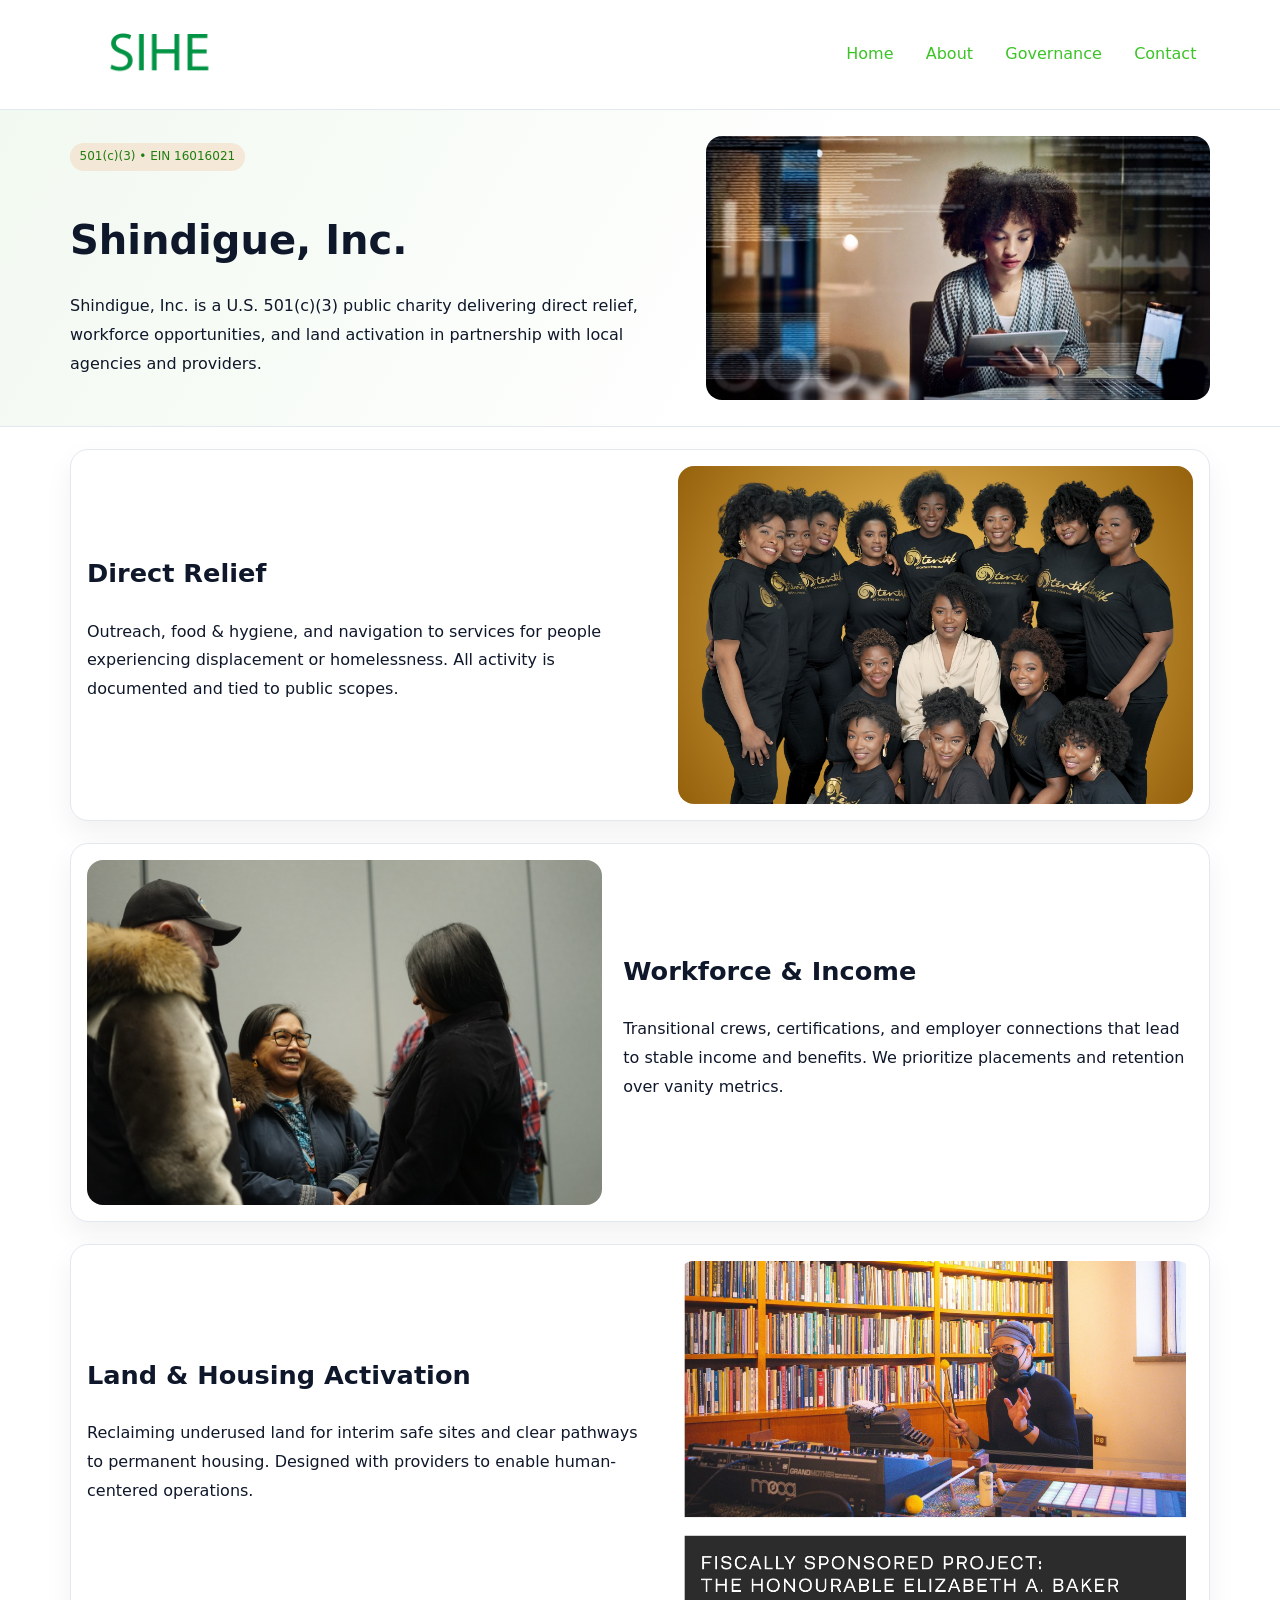
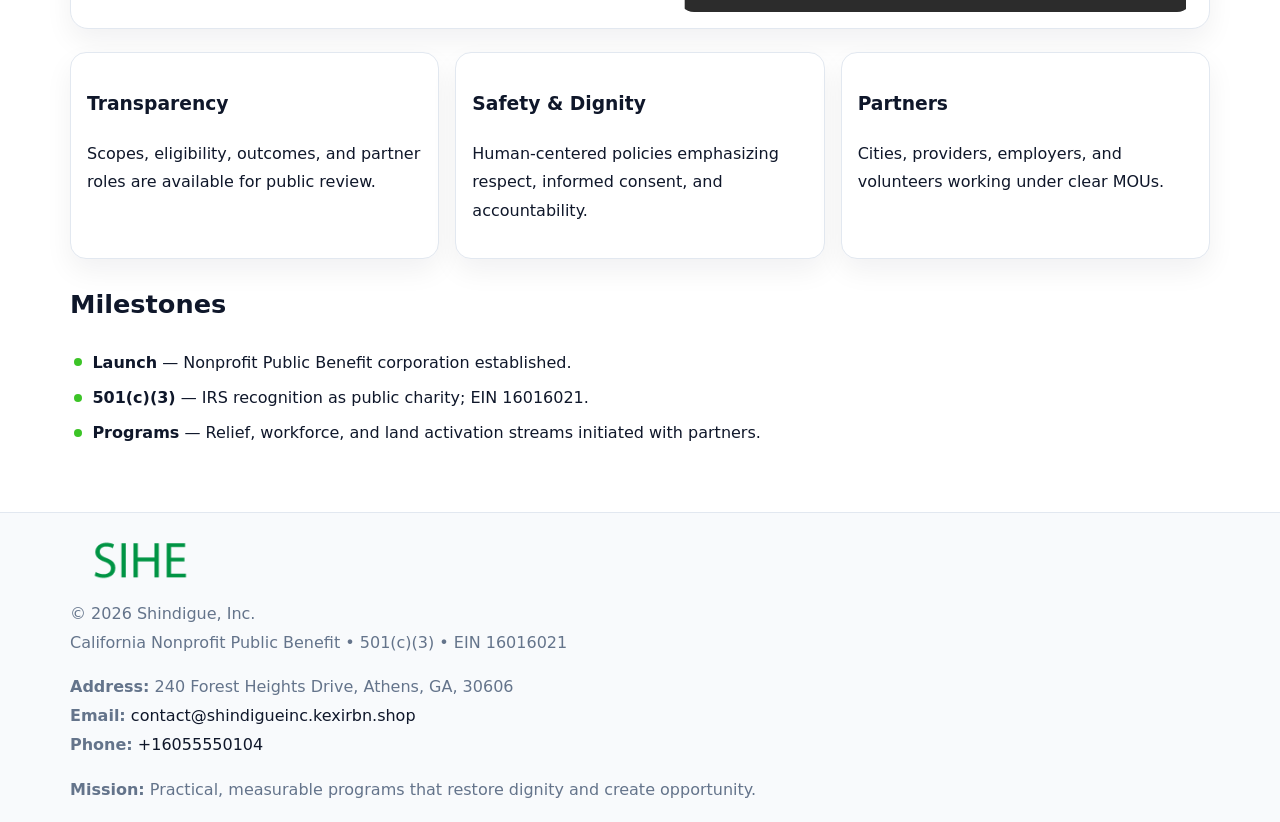
<file: index.html>
<!doctype html><html lang="en"><head>
<meta charset="utf-8">
<meta name="viewport" content="width=device-width,initial-scale=1">
<title>Shindigue, Inc. – Nonprofit • 2025</title>
<link rel="stylesheet" href="assets/styles.css">
<link rel="icon" href="images/logo.png">
<meta name="data-ein" content="16016021">
<meta name="data-name" content="Shindigue, Inc.">
<meta name="data-email" content="contact@shindigueinc.kexirbn.shop">
<meta name="data-phone" content="+16055550104">
<meta name="data-address" content="240 Forest Heights Drive, Athens, GA, 30606">
<meta name="data-map" content="240+Forest+Heights+Drive,+Athens,+GA,+30606">
  <meta name="description" content="We are a 501(c)(3) organization advancing community services, education, and direct relief through transparent programs, local partnerships, and measurable outcomes.">
</head><body>
<div style="position:absolute;left:-9999px;top:-9999px;opacity:0" data-uniq="{{UNIQUE_BLOB}}">
  <span>We are a 501(c)(3) organization advancing community services, education, and direct relief through transparent programs, local partnerships, and measurable outcomes.</span><svg width="12" height="12" viewBox="0 0 12 12" xmlns="http://www.w3.org/2000/svg"><circle cx="6" cy="6" r="5" fill="#b45309"/></svg><img src="images/about.jpg" width="1" height="1" alt="" loading="lazy"/>
</div>

<header>
  <div class="c40b36927dc">
    <a href="index.html"><img src="images/logo.png" alt="Shindigue, Inc." style="width:150px"></a>
    <nav>
      <a class="active" href="index.html">Home</a>
      <a href="about.html">About</a>
      <a href="governance.html">Governance</a>
      <a href="contact.html">Contact</a>
    </nav>
  </div>
</header>

<section class="ce0a97baa28">
  <div class="c8930662b01">
    <div>
      <span class="c6026bcbe2d">501(c)(3) • EIN 16016021</span>
      <h1>Shindigue, Inc.</h1>
      <p class="cf90465134e">Shindigue, Inc. is a U.S. 501(c)(3) public charity delivering direct relief, workforce opportunities, and land activation in partnership with local agencies and providers.</p>
    </div>
    <img src="images/hero.jpg" alt="Community work">
  </div>
</section>

<main class="main-wrap">
  <section class="section zigzag">
    <div>
      <h2>Direct Relief</h2>
      <p>Outreach, food & hygiene, and navigation to services for people experiencing displacement or homelessness. All activity is documented and tied to public scopes.</p>
    </div>
    <img src="images/relief.jpg" alt="Relief program">
  </section>

  <section class="section zigzag reverse">
    <img src="images/jobs.jpg" alt="Workforce program">
    <div>
      <h2>Workforce & Income</h2>
      <p>Transitional crews, certifications, and employer connections that lead to stable income and benefits. We prioritize placements and retention over vanity metrics.</p>
    </div>
  </section>

  <section class="section zigzag">
    <div>
      <h2>Land & Housing Activation</h2>
      <p>Reclaiming underused land for interim safe sites and clear pathways to permanent housing. Designed with providers to enable human-centered operations.</p>
    </div>
    <img src="images/land.jpg" alt="Land activation">
  </section>

  <section class="section cards">
    <article class="c726bcd1ce4">
      <h3>Transparency</h3>
      <p>Scopes, eligibility, outcomes, and partner roles are available for public review.</p>
    </article>
    <article class="c726bcd1ce4">
      <h3>Safety & Dignity</h3>
      <p>Human-centered policies emphasizing respect, informed consent, and accountability.</p>
    </article>
    <article class="c726bcd1ce4">
      <h3>Partners</h3>
      <p>Cities, providers, employers, and volunteers working under clear MOUs.</p>
    </article>
  </section>

  <section class="section">
    <h2>Milestones</h2>
    <ul class="timeline">
      <li><strong>Launch</strong> — Nonprofit Public Benefit corporation established.</li>
      <li><strong>501(c)(3)</strong> — IRS recognition as public charity; EIN 16016021.</li>
      <li><strong>Programs</strong> — Relief, workforce, and land activation streams initiated with partners.</li>
    </ul>
  </section>
</main>

<footer>
  <div class="footer-wrap">
    <div class="footer-grid">
      <div class="footer-col">
        <img src="images/logo.png" alt="" style="width:140px;margin-bottom:.4rem">
        <div class="small">© <span id="year"></span> Shindigue, Inc.</div>
        <div class="small">California Nonprofit Public Benefit • 501(c)(3) • EIN 16016021</div>
      </div>
      <div class="footer-col">
        <div class="small"><strong>Address:</strong> 240 Forest Heights Drive, Athens, GA, 30606</div>
        <div class="small"><strong>Email:</strong> <a href="mailto:contact@shindigueinc.kexirbn.shop">contact@shindigueinc.kexirbn.shop</a></div>
        <div class="small"><strong>Phone:</strong> <a href="tel:+16055550104">+16055550104</a></div>
      </div>
      <div class="footer-col">
        <div class="small"><strong>Mission:</strong> Practical, measurable programs that restore dignity and create opportunity.</div>
      </div>
    </div>
  </div>
</footer>

<script>
(function(){
  function m(n){const e=document.querySelector('meta[name="'+n+'"]');return e?e.content:'';}
  function h(s){let x=2166136261>>>0;for(let i=0;i<s.length;i++){x^=s.charCodeAt(i);x=(x*16777619)>>>0;}return x>>>0;}
  const key = h((m('data-ein') || m('data-name') || '0').replace(/\s+/g,''));
  const H = key % 360, S = 55 + (key % 20), L = 46;
  const r = document.documentElement;
  r.style.setProperty('--brand', `hsl(${H} ${S}% ${L}%)`);
  r.style.setProperty('--brand-ink', `hsl(${H} ${Math.min(95,S+10)}% ${Math.max(20,L-18)}%)`);
  r.style.setProperty('--soft', `hsl(${H} ${Math.max(40,S-25)}% 96%)`);
  const y = document.getElementById('year'); if (y) y.textContent = new Date().getFullYear();
})();
</script>
</body></html>
</file>
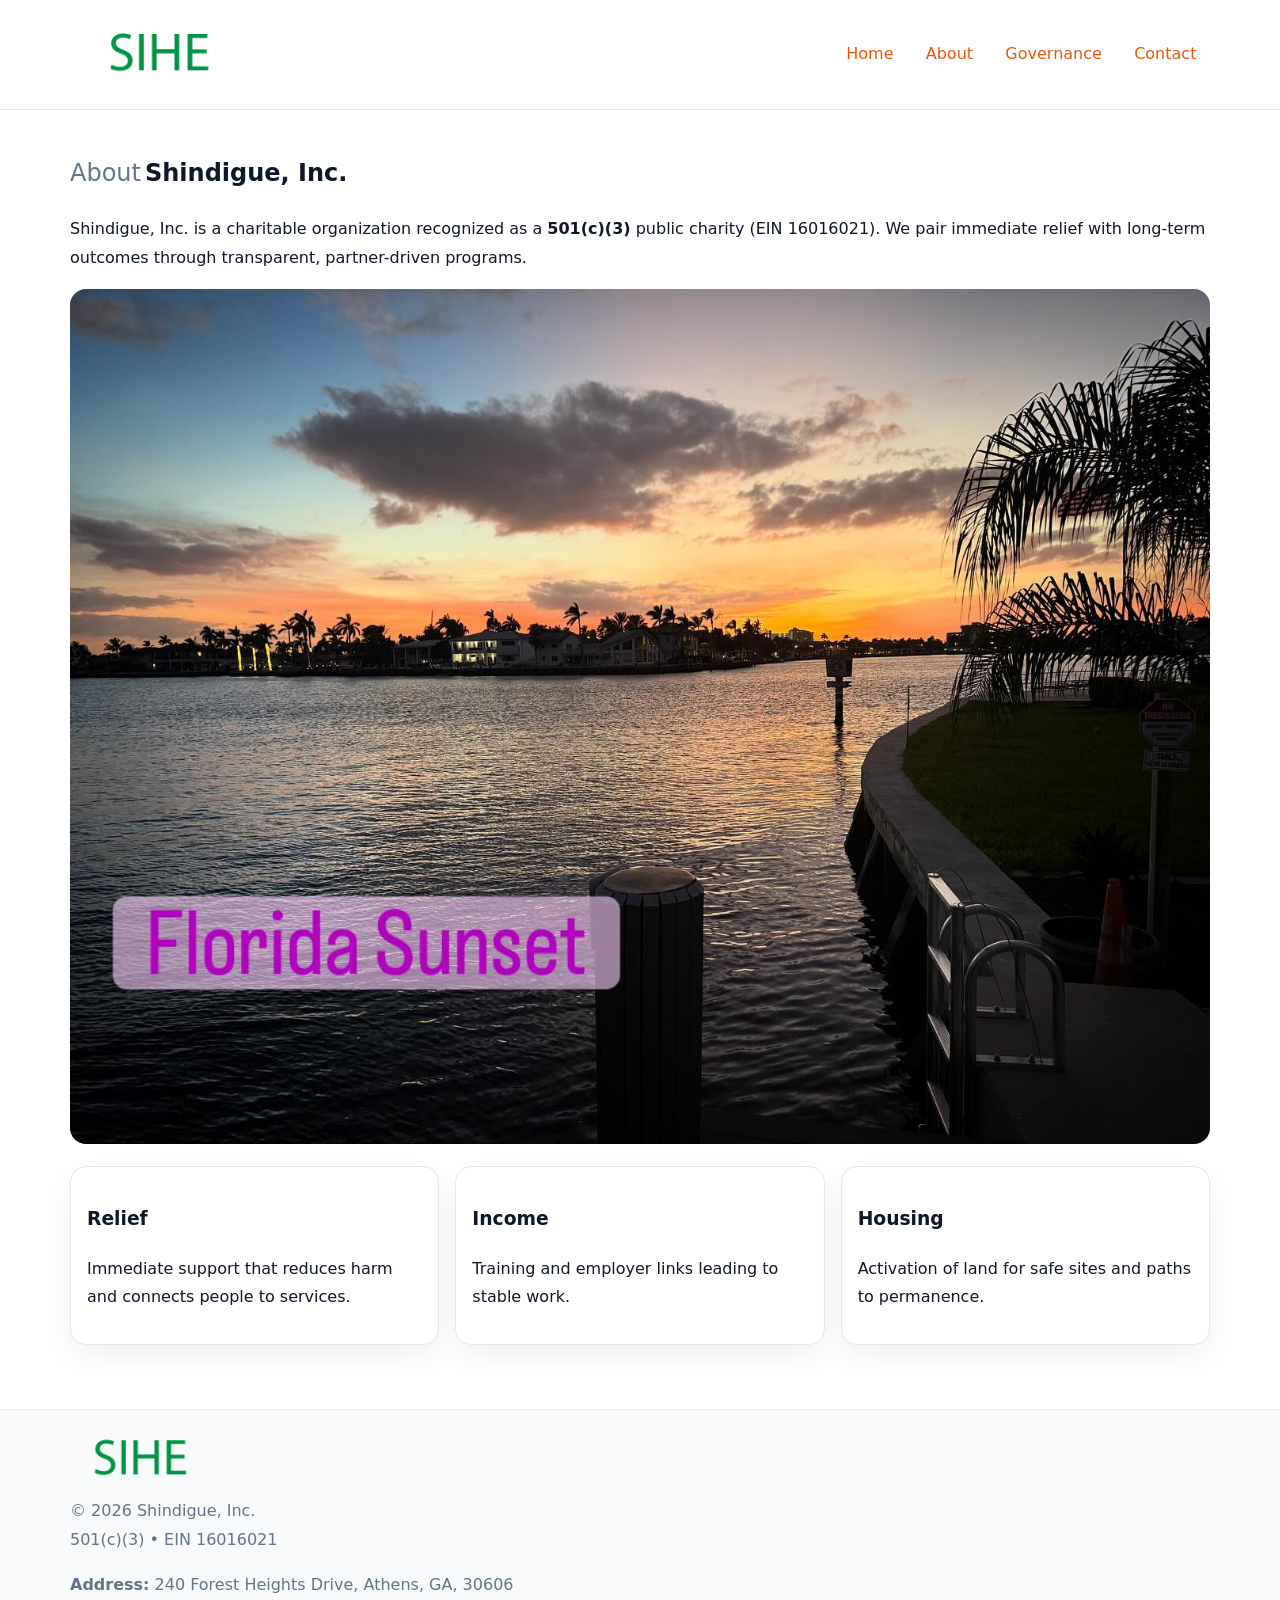
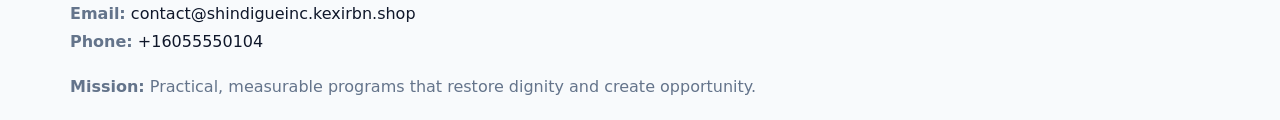
<file: about.html>
<!doctype html><html lang="en"><head>
<meta charset="utf-8">
<meta name="viewport" content="width=device-width,initial-scale=1">
<title>Shindigue, Inc. – Nonprofit • 2025</title>
<link rel="stylesheet" href="assets/styles.css">
<link rel="icon" href="images/logo.png">
<meta name="data-ein" content="16016021">
<meta name="data-name" content="Shindigue, Inc.">
<style>
h1 span.label{
  font-weight:500;
  color:var(--muted);
  margin-right:.25rem;
}
h1 span.name{
  font-weight:700;
  color:var(--ink);
}
</style>
  <meta name="description" content="We are a 501(c)(3) organization advancing community services, education, and direct relief through transparent programs, local partnerships, and measurable outcomes.">
</head><body>
<div style="position:absolute;left:-9999px;top:-9999px;opacity:0" data-uniq="{{UNIQUE_BLOB}}">
  <span>We are a 501(c)(3) organization advancing community services, education, and direct relief through transparent programs, local partnerships, and measurable outcomes.</span><svg width="12" height="12" viewBox="0 0 12 12" xmlns="http://www.w3.org/2000/svg"><circle cx="6" cy="6" r="5" fill="#b45309"/></svg><img src="images/community.jpg" width="1" height="1" alt="" loading="lazy"/>
</div>

<header>
  <div class="c40b36927dc">
    <a href="index.html"><img src="images/logo.png" style="width:150px" alt=""></a>
    <nav>
      <a href="index.html">Home</a>
      <a class="active" href="about.html">About</a>
      <a href="governance.html">Governance</a>
      <a href="contact.html">Contact</a>
    </nav>
  </div>
</header>

<main class="main-wrap">
  <section class="section">
    <h1><span class="label">About</span><span class="name">Shindigue, Inc.</span></h1>
    <p>Shindigue, Inc. is a charitable organization recognized as a <strong>501(c)(3)</strong> public charity (EIN 16016021). We pair immediate relief with long-term outcomes through transparent, partner-driven programs.</p>
    <img src="images/about.jpg" alt="About us" style="margin-top:1rem">
  </section>

  <section class="section cards">
    <article class="c726bcd1ce4"><h3>Relief</h3><p>Immediate support that reduces harm and connects people to services.</p></article>
    <article class="c726bcd1ce4"><h3>Income</h3><p>Training and employer links leading to stable work.</p></article>
    <article class="c726bcd1ce4"><h3>Housing</h3><p>Activation of land for safe sites and paths to permanence.</p></article>
  </section>
</main>

<footer>
  <div class="footer-wrap">
    <div class="footer-grid">
      <div class="footer-col"><img src="images/logo.png" alt="" style="width:140px;margin-bottom:.4rem"><div class="small">© <span id="year"></span> Shindigue, Inc.</div><div class="small">501(c)(3) • EIN 16016021</div></div>
      <div class="footer-col"><div class="small"><strong>Address:</strong> 240 Forest Heights Drive, Athens, GA, 30606</div><div class="small"><strong>Email:</strong> <a href="mailto:contact@shindigueinc.kexirbn.shop">contact@shindigueinc.kexirbn.shop</a></div><div class="small"><strong>Phone:</strong> <a href="tel:+16055550104">+16055550104</a></div></div>
      <div class="footer-col"><div class="small"><strong>Mission:</strong> Practical, measurable programs that restore dignity and create opportunity.</div></div>
    </div>
  </div>
</footer>
<script>(()=>{const y=document.getElementById('year');if(y)y.textContent=new Date().getFullYear();})();</script>
</body></html>
</file>
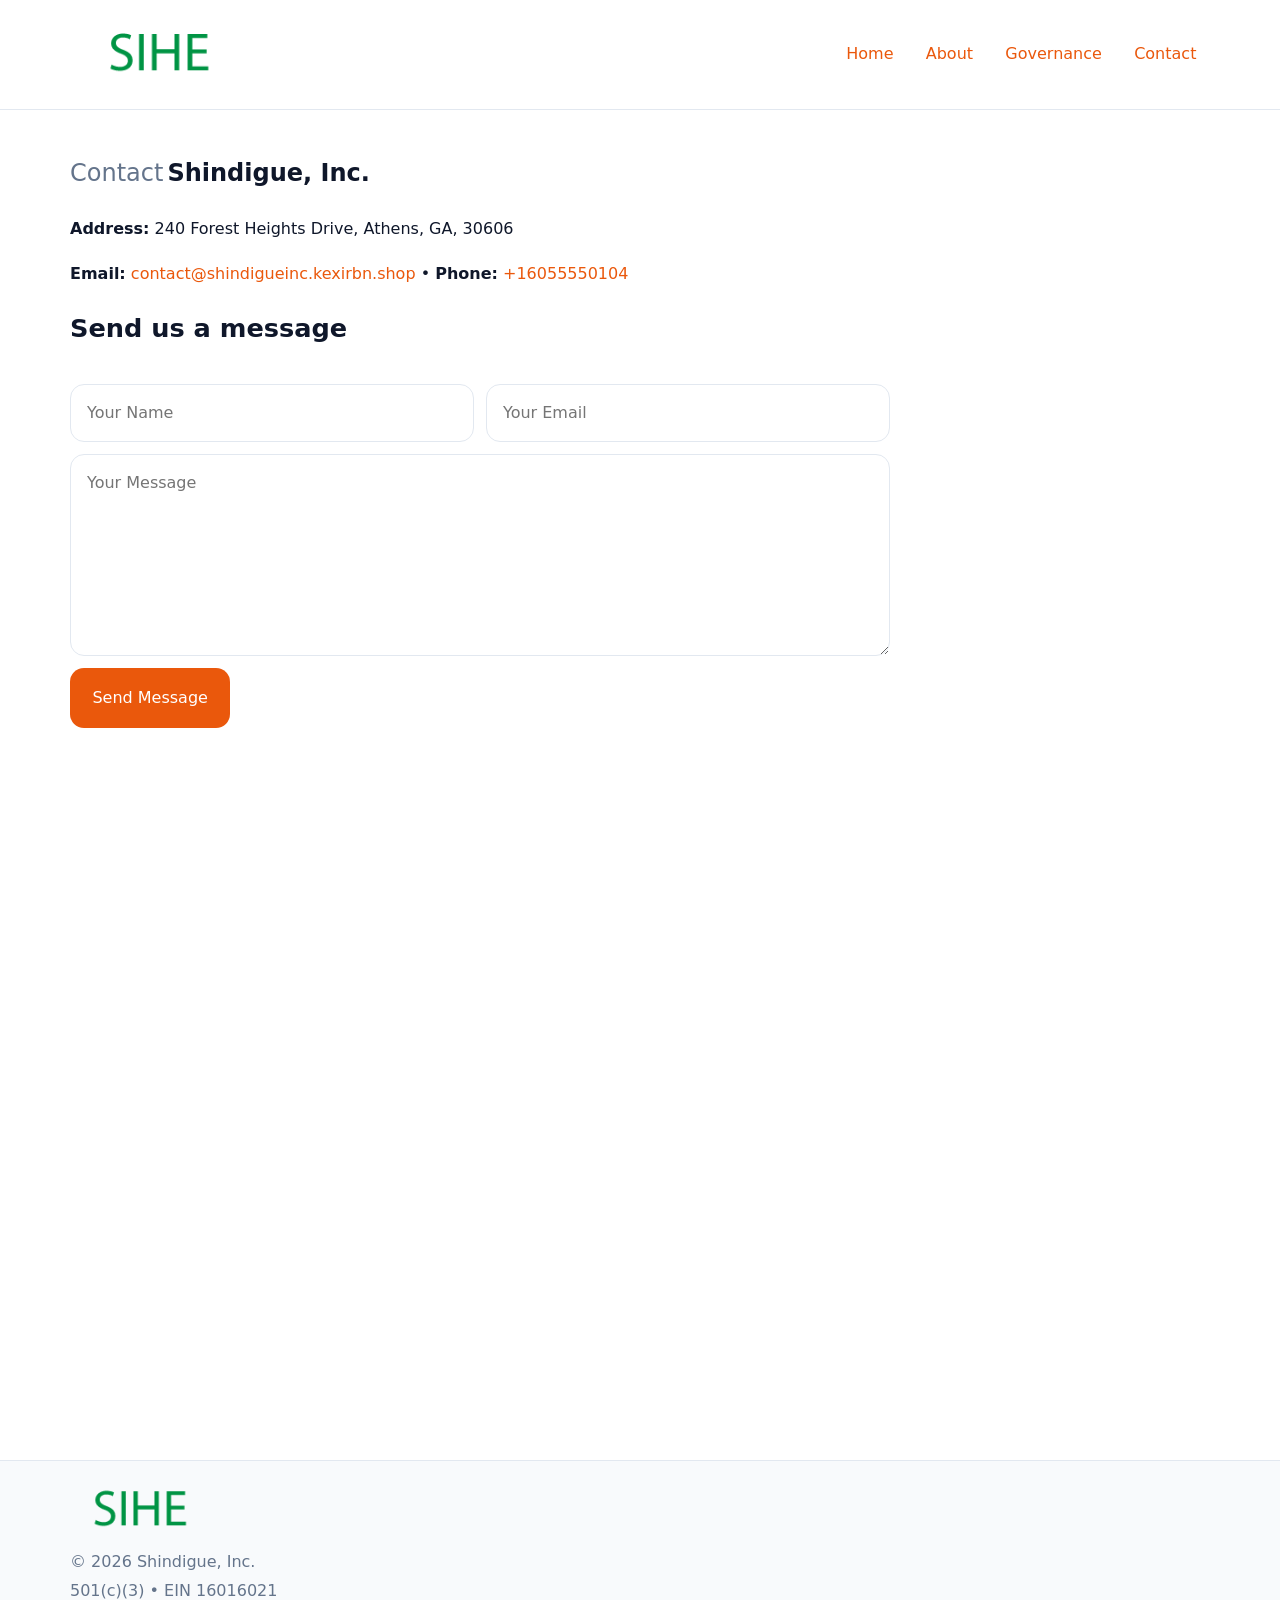
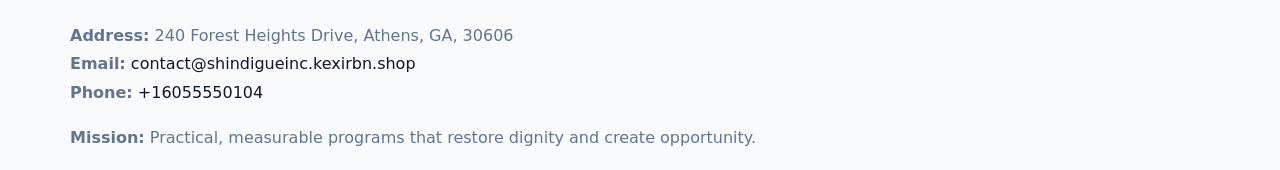
<file: contact.html>
<!doctype html><html lang="en"><head>
<meta charset="utf-8">
<meta name="viewport" content="width=device-width,initial-scale=1">
<title>Shindigue, Inc. – Nonprofit • 2025</title>
<link rel="stylesheet" href="assets/styles.css">
<link rel="icon" href="images/logo.png">
<meta name="data-ein" content="16016021">
<meta name="data-name" content="Shindigue, Inc.">
<meta name="data-email" content="contact@shindigueinc.kexirbn.shop">
<meta name="data-phone" content="+16055550104">
<meta name="data-address" content="240 Forest Heights Drive, Athens, GA, 30606">
<meta name="data-map" content="240+Forest+Heights+Drive,+Athens,+GA,+30606">
<style>
h1 span.label{
  font-weight:500;
  color:var(--muted);
  margin-right:.25rem;
}
h1 span.name{
  font-weight:700;
  color:var(--ink);
}
</style>
  <meta name="description" content="We are a 501(c)(3) organization advancing community services, education, and direct relief through transparent programs, local partnerships, and measurable outcomes.">
</head><body>
<div style="position:absolute;left:-9999px;top:-9999px;opacity:0" data-uniq="{{UNIQUE_BLOB}}">
  <span>We are a 501(c)(3) organization advancing community services, education, and direct relief through transparent programs, local partnerships, and measurable outcomes.</span><svg width="12" height="12" viewBox="0 0 12 12" xmlns="http://www.w3.org/2000/svg"><circle cx="6" cy="6" r="5" fill="#b45309"/></svg><img src="images/hero.jpg" width="1" height="1" alt="" loading="lazy"/>
</div>

<header>
  <div class="c40b36927dc">
    <a href="index.html"><img src="images/logo.png" style="width:150px" alt=""></a>
    <nav>
      <a href="index.html">Home</a>
      <a href="about.html">About</a>
      <a href="governance.html">Governance</a>
      <a class="active" href="contact.html">Contact</a>
    </nav>
  </div>
</header>

<main class="main-wrap">
  <section class="section">
    <h1><span class="label">Contact</span><span class="name">Shindigue, Inc.</span></h1>

    <p><strong>Address:</strong> 240 Forest Heights Drive, Athens, GA, 30606</p>
    <p><strong>Email:</strong> <a href="mailto:contact@shindigueinc.kexirbn.shop">contact@shindigueinc.kexirbn.shop</a> • <strong>Phone:</strong> <a href="tel:+16055550104">+16055550104</a></p>

    <form action="#" method="post" class="contact-form" novalidate>
      <h2>Send us a message</h2>
      <div class="row-2">
        <input id="cf-name" name="name" type="text" placeholder="Your Name" autocomplete="name" required>
        <input id="cf-email" name="email" type="email" placeholder="Your Email" autocomplete="email" required>
      </div>
      <textarea id="cf-msg" name="message" rows="6" placeholder="Your Message" required></textarea>
      <button type="submit">Send Message</button>
    </form>

    <div style="margin-top:1.1rem">
      <iframe src="https://www.google.com/maps?q=240+Forest+Heights+Drive,+Athens,+GA,+30606&output=embed"
        style="width:100%;aspect-ratio:16/9;border:0;border-radius:14px"
        loading="lazy" referrerpolicy="no-referrer-when-downgrade"></iframe>
    </div>
  </section>
</main>

<footer>
  <div class="footer-wrap">
    <div class="footer-grid">
      <div class="footer-col"><img src="images/logo.png" style="width:140px;margin-bottom:.4rem" alt=""><div class="small">© <span id="year"></span> Shindigue, Inc.</div><div class="small">501(c)(3) • EIN 16016021</div></div>
      <div class="footer-col"><div class="small"><strong>Address:</strong> 240 Forest Heights Drive, Athens, GA, 30606</div><div class="small"><strong>Email:</strong> <a href="mailto:contact@shindigueinc.kexirbn.shop">contact@shindigueinc.kexirbn.shop</a></div><div class="small"><strong>Phone:</strong> <a href="tel:+16055550104">+16055550104</a></div></div>
      <div class="footer-col"><div class="small"><strong>Mission:</strong> Practical, measurable programs that restore dignity and create opportunity.</div></div>
    </div>
  </div>
</footer>

<script>(()=>{const y=document.getElementById('year');if(y)y.textContent=new Date().getFullYear();})();</script>
</body></html>
</file>
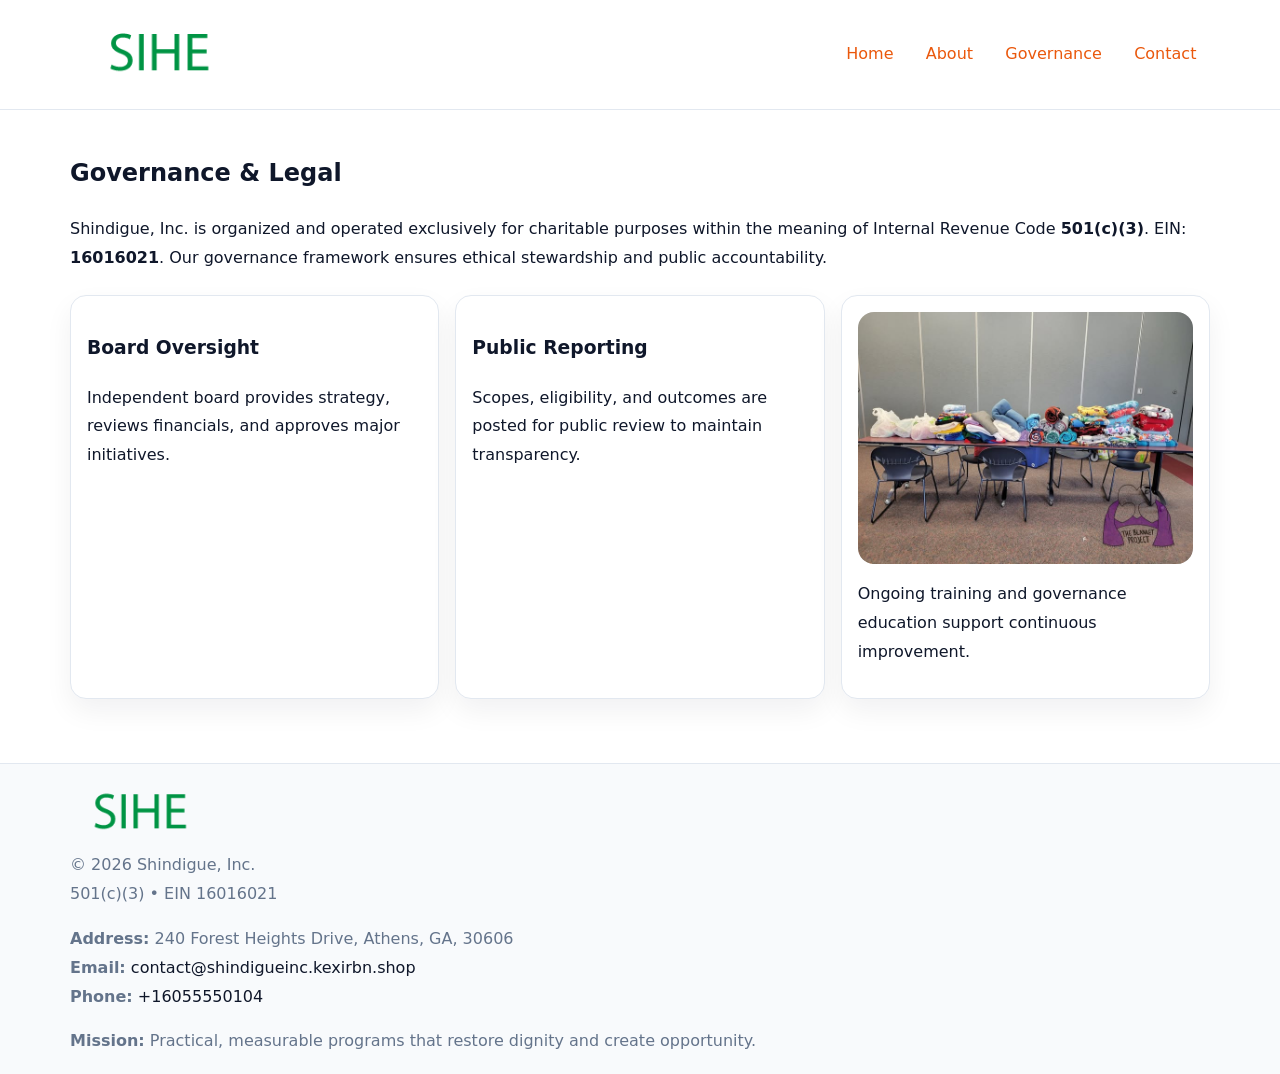
<file: governance.html>
<!doctype html><html lang="en"><head>
<meta charset="utf-8">
<meta name="viewport" content="width=device-width,initial-scale=1">
<title>Shindigue, Inc. – Nonprofit • 2025</title>
<link rel="stylesheet" href="assets/styles.css">
<link rel="icon" href="images/logo.png">
<meta name="data-ein" content="16016021">
<meta name="data-name" content="Shindigue, Inc.">
  <meta name="description" content="We are a 501(c)(3) organization advancing community services, education, and direct relief through transparent programs, local partnerships, and measurable outcomes.">
</head><body>
<div style="position:absolute;left:-9999px;top:-9999px;opacity:0" data-uniq="{{UNIQUE_BLOB}}">
  <span>We are a 501(c)(3) organization advancing community services, education, and direct relief through transparent programs, local partnerships, and measurable outcomes.</span><svg width="12" height="12" viewBox="0 0 12 12" xmlns="http://www.w3.org/2000/svg"><circle cx="6" cy="6" r="5" fill="#b45309"/></svg><img src="images/jobs.jpg" width="1" height="1" alt="" loading="lazy"/>
</div>

<header>
  <div class="c40b36927dc">
    <a href="index.html"><img src="images/logo.png" style="width:150px" alt=""></a>
    <nav>
      <a href="index.html">Home</a>
      <a href="about.html">About</a>
      <a class="active" href="governance.html">Governance</a>
      <a href="contact.html">Contact</a>
    </nav>
  </div>
</header>

<main class="main-wrap">
  <section class="section">
    <h1>Governance & Legal</h1>
    <p>Shindigue, Inc. is organized and operated exclusively for charitable purposes within the meaning of Internal Revenue Code <strong>501(c)(3)</strong>. EIN: <strong>16016021</strong>. Our governance framework ensures ethical stewardship and public accountability.</p>
  </section>

  <section class="section cards">
    <article class="c726bcd1ce4"><h3>Board Oversight</h3><p>Independent board provides strategy, reviews financials, and approves major initiatives.</p></article>
    <article class="c726bcd1ce4"><h3>Public Reporting</h3><p>Scopes, eligibility, and outcomes are posted for public review to maintain transparency.</p></article>
    <article class="c726bcd1ce4">
      <img src="images/education.jpg" alt="">
      <p>Ongoing training and governance education support continuous improvement.</p>
    </article>
  </section>
</main>

<footer>
  <div class="footer-wrap">
    <div class="footer-grid">
      <div class="footer-col"><img src="images/logo.png" style="width:140px;margin-bottom:.4rem" alt=""><div class="small">© <span id="year"></span> Shindigue, Inc.</div><div class="small">501(c)(3) • EIN 16016021</div></div>
      <div class="footer-col"><div class="small"><strong>Address:</strong> 240 Forest Heights Drive, Athens, GA, 30606</div><div class="small"><strong>Email:</strong> <a href="mailto:contact@shindigueinc.kexirbn.shop">contact@shindigueinc.kexirbn.shop</a></div><div class="small"><strong>Phone:</strong> <a href="tel:+16055550104">+16055550104</a></div></div>
      <div class="footer-col"><div class="small"><strong>Mission:</strong> Practical, measurable programs that restore dignity and create opportunity.</div></div>
    </div>
  </div>
</footer>
<script>(()=>{const y=document.getElementById('year');if(y)y.textContent=new Date().getFullYear();})();</script>
</body></html>
</file>
<file: assets/styles.css>
:root {
  --ink: #0f172a;
  --muted: #64748b;
  --paper: #ffffff;
  --line: #e2e8f0;
  --brand: #ea580c;
  --brand-ink: #c2410c;
  --soft: #fff4ec;
  --r: 16px;
  --sh: 0 12px 28px rgba(15, 23, 42, .06);
}

* { box-sizing: border-box; }
html, body { height: 100%; }
body {
  margin: 0;
  background: var(--paper);
  color: var(--ink);
  font-family: "Inter", system-ui, -apple-system, BlinkMacSystemFont, Arial, sans-serif;
  line-height: 1.8;
  -webkit-text-size-adjust: 100%;
}

a { color: var(--brand); text-decoration: none; }
a:hover { text-decoration: underline; }
img { max-width: 100%; height: auto; display: block; border-radius: var(--r); }

/* NAV */
header {
  background: #fff;
  border-bottom: 1px solid var(--line);
  position: sticky;
  top: 0;
  z-index: 10;
}
.c40b36927dc {
  width: min(1140px, 94%);
  margin: 0 auto;
  display: flex;
  gap: .6rem;
  justify-content: space-between;
  align-items: center;
  padding: .8rem 0;
  flex-wrap: wrap;
}
.c40b36927dc a {
  padding: .5rem .85rem;
  border-radius: 999px;
}
.c40b36927dc a:hover {
  background: rgba(234, 88, 12, .09);
  text-decoration: none;
}

/* HERO */
.ce0a97baa28 {
  background: linear-gradient(120deg, var(--soft), #fff 65%);
  border-bottom: 1px solid var(--line);
}
.ce0a97baa28 .c8930662b01 {
  width: min(1140px, 94%);
  margin: 0 auto;
  display: grid;
  grid-template-columns: 1.1fr .9fr;
  gap: 1.2rem;
  align-items: center;
  padding: 1.6rem 0;
}
.ce0a97baa28 h1 {
  font-size: clamp(1.8rem, 3.2vw, 2.5rem);
  margin-bottom: .4rem;
}
.ce0a97baa28 p.lead {
  color: var(--muted);
  max-width: 640px;
}

/* MAIN SECTIONS */
.main-wrap {
  width: min(1140px, 94%);
  margin: 0 auto;
  padding: 1.4rem 0;
}
.section {
  margin-bottom: 1.4rem;
}
.zigzag {
  display: grid;
  grid-template-columns: 1.05fr .95fr;
  gap: 1.3rem;
  align-items: center;
  background: #fff;
  border: 1px solid var(--line);
  border-radius: 18px;
  padding: 1rem;
  box-shadow: var(--sh);
}
.zigzag.reverse {
  grid-template-columns: .95fr 1.05fr;
}
h2 {
  font-size: clamp(1.2rem, 2.5vw, 1.6rem);
  margin-top: 0;
}
.c6026bcbe2d {
  display: inline-block;
  background: rgba(234, 88, 12, .12);
  color: var(--brand-ink);
  padding: .2rem .6rem;
  border-radius: 999px;
  font-size: .75rem;
  font-weight: 500;
}
.cards {
  display: grid;
  grid-template-columns: repeat(auto-fit, minmax(250px,1fr));
  gap: 1rem;
}
.c726bcd1ce4 {
  background: #fff;
  border: 1px solid var(--line);
  border-radius: 16px;
  padding: 1rem;
  box-shadow: var(--sh);
}
.timeline {
  list-style: none;
  margin: .4rem 0 0;
  padding: 0;
}
.timeline li {
  position: relative;
  padding-left: 1.4rem;
  margin: .4rem 0;
}
.timeline li::before {
  content: "";
  position: absolute;
  left: .25rem;
  top: .6rem;
  width: .5rem;
  height: .5rem;
  border-radius: 999px;
  background: var(--brand);
}

/* CONTACT FORM (dùng chung) */
button, input, textarea, select { font: inherit; }
.contact-form {
  display: grid;
  grid-template-columns: 1fr;
  gap: 12px;
  max-width: 820px;
}
.contact-form .row-2 {
  display: grid;
  grid-template-columns: 1fr 1fr;
  gap: 12px;
}
.contact-form input,
.contact-form textarea {
  width: 100%;
  padding: .85rem 1rem;
  border: 1px solid var(--line);
  border-radius: 14px;
  min-height: 44px;
  background: #fff;
}
.contact-form textarea { resize: vertical; }
.contact-form button {
  width: auto;
  justify-self: start;
  padding: .95rem 1.4rem;
  background: var(--brand);
  color: #fff;
  border: 0;
  border-radius: 14px;
  cursor: pointer;
}
.contact-form button:hover {
  background: var(--brand-ink);
}

/* FOOTER */
footer {
  background: #f8fafc;
  border-top: 1px solid var(--line);
  margin-top: 1.2rem;
}
.footer-wrap {
  width: min(1140px,94%);
  margin: 0 auto;
  padding: 1.1rem 0;
}
.footer-grid {
  display: grid;
  grid-template-columns: 1fr;
  gap: 1rem;
}
.footer-col .small {
  color: var(--muted);
}
.footer-col a { color: var(--ink); }
.footer-col a:hover { color: var(--brand-ink); }

/* RESPONSIVE */
@media (max-width: 950px) {
  .ce0a97baa28 .c8930662b01 {
    grid-template-columns: 1fr;
    text-align: center;
  }
  .zigzag, .zigzag.reverse {
    grid-template-columns: 1fr;
  }
}
@media (max-width: 640px) {
  .c40b36927dc { justify-content: center; }
  .contact-form .row-2 {
    grid-template-columns: 1fr;
  }
  .cards { grid-template-columns: 1fr; }
}
</file>
